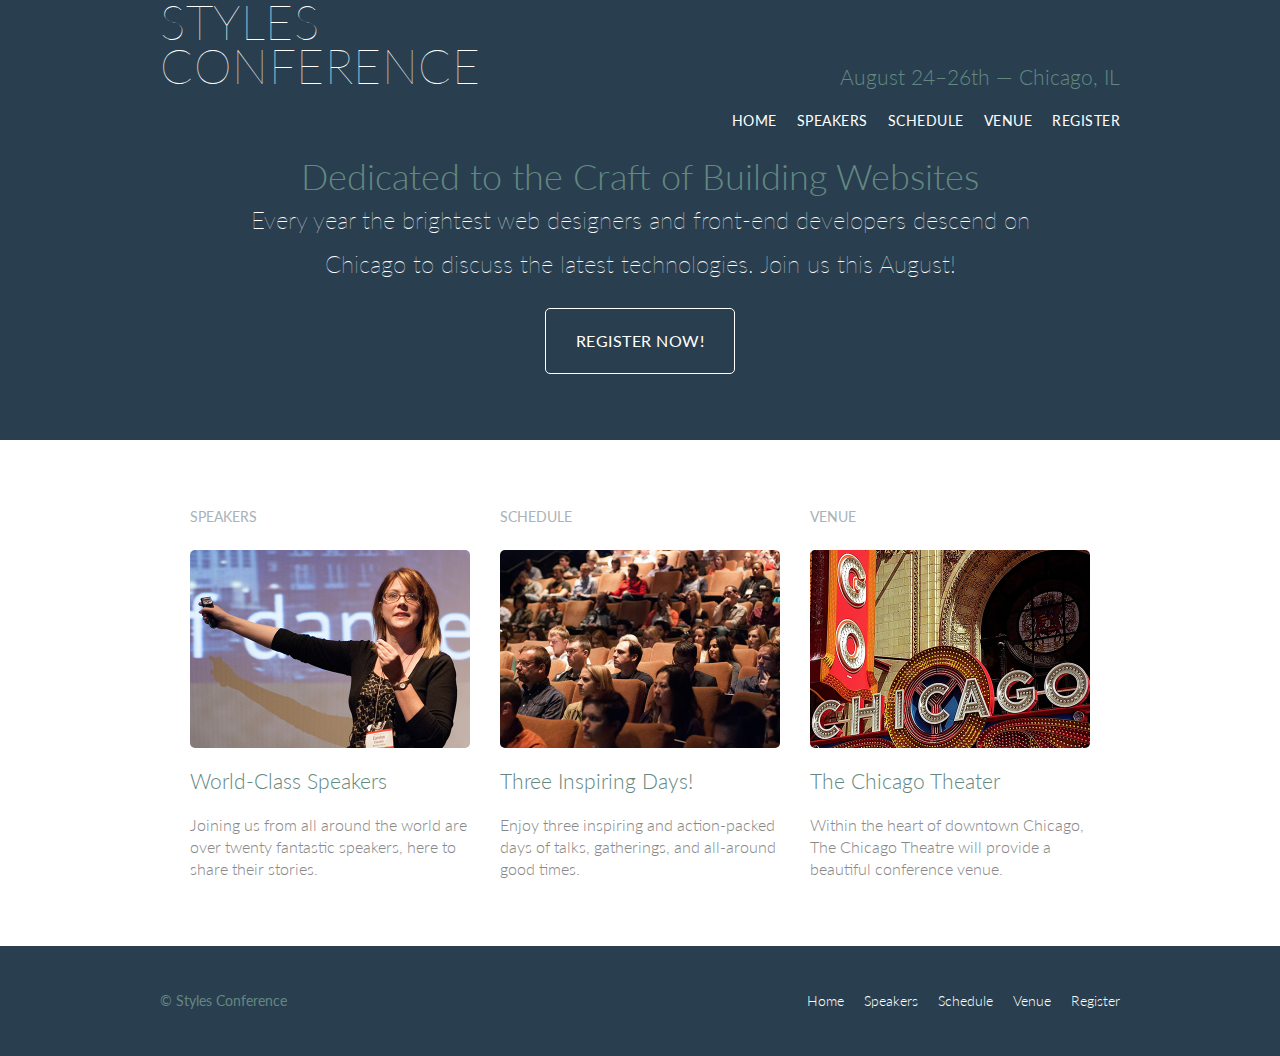
<file: index.html>
<!DOCTYPE html>
<html lang="en">
<head>
  <meta charset="UTF-8">
  <title>Styles Conference</title>
  <link rel="stylesheet" href="assets/main.css">
   <link href="https://fonts.googleapis.com/css?family=Lato:100,300,400" rel="stylesheet"> 
</head>
<body>
  <header class="primary-header container group">
      <h1 class = "logo"> 
        <a href="index.html">Styles <br>Conference </a>
      </h1>
    <h3 class="tagline">August 24&ndash;26th &mdash; Chicago, IL</h3>
    <nav class="nav primary-nav">
      <ul>
        <li><a href="index.html">Home</a></li><!-- 
        --><li><a href="speakers.html">Speakers</a></li><!-- 
        --><li><a href="schedule.html">Schedule</a></li><!-- 
        --><li><a href="venue.html">Venue</a></li><!-- 
        --><li><a href="register.html">Register</a></li>
      </ul>    
    </nav>
  </header>

  <section class="hero container">
    <h2>Dedicated to the Craft of Building Websites</h2>
      <p>
        Every year the brightest web designers and front-end developers descend on Chicago to discuss the latest technologies. Join us this August!
      </p>
       <a class="btn btn-alt" href="register.html">Register Now!</a>
  </section>

  <!-- Teasers -->
  <section class="row">
    <div class="grid">
      <section class="teaser col-1-3">
        <!--Speakers-->
        <h5>
            Speakers
        </h5>
        <a href="speakers.html">
          <img src="assets/images/home/speakers.jpg" alt="Professional Speaker">
          <h3>
            World-Class Speakers
          </h3>
        </a>
        <p>
          Joining us from all around the world are over twenty fantastic speakers, here to share their stories.
        </p>
      </section><!--
      Schedule
      --><section class="teaser col-1-3">
        <h5>Schedule</h5>
        <a href="schedule.html">
          <img src="assets/images/home/schedule.jpg" alt="Amazing Schedule">
          <h3>Three Inspiring Days!</h3>
        </a>
        <p>Enjoy three inspiring and action-packed days of talks, gatherings, and all-around good times.</p>
      </section><!--
      Venue
      --><section class="teaser col-1-3">
        <h5>Venue</h5>
        <a href="venue.html">
          <img src="assets/images/home/venue.jpg" alt="World Class Venue">
          <h3>The Chicago Theater</h3>
        </a>
        <p>Within the heart of downtown Chicago, The Chicago Theatre will provide a beautiful conference venue.</p>
      </section>
    </div>
  </section>
  
  <footer class="primary-footer container group">
    <small> &copy; Styles Conference </small>
    <nav class="nav">
      <ul>
        <li><a href="index.html">Home</a></li><!-- 
        --><li><a href="speakers.html">Speakers</a></li><!-- 
        --><li><a href="schedule.html">Schedule</a></li><!-- 
        --><li><a href="venue.html">Venue</a></li><!-- 
        --><li><a href="register.html">Register</a></li>
      </ul>  
    </nav>
  </footer>
</body>
</html>
</file>
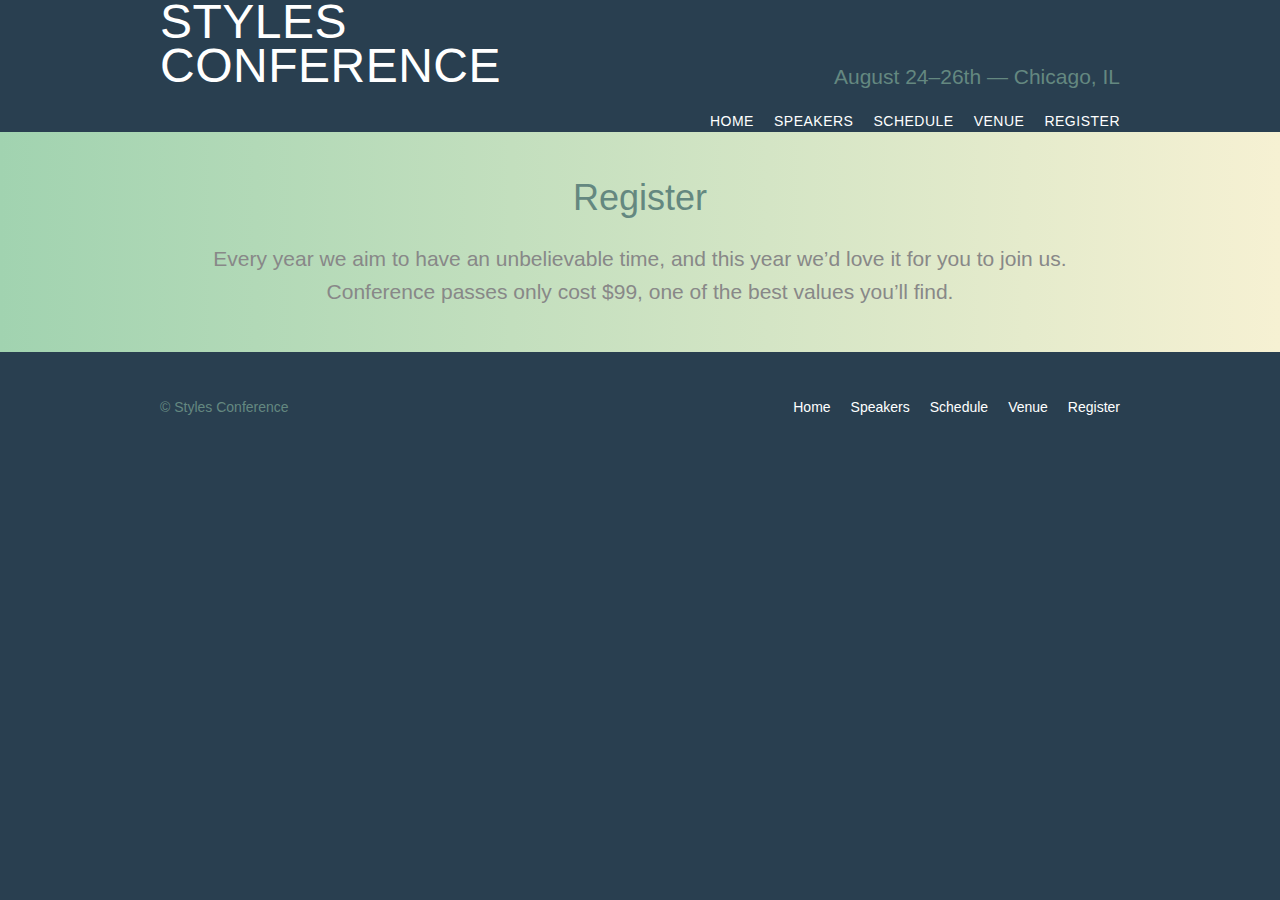
<file: register.html>
<!DOCTYPE html>
<html lang="en">
<head>
  <meta charset="UTF-8">
  <title>Styles Conference</title>
  <link rel="stylesheet" href="assets/main.css">
</head>
<body>
  <header class="primary-header container group">
    <h1 class="logo">
      <a href="index.html">Styles <br> Conference</a>
    </h1>

    <h3 class="tagline">August 24&ndash;26th &mdash; Chicago, IL</h3>

    <nav class="nav primary-nav">
     <ul>
        <li><a href="index.html">Home</a></li><!-- 
        --><li><a href="speakers.html">Speakers</a></li><!-- 
        --><li><a href="schedule.html">Schedule</a></li><!-- 
        --><li><a href="venue.html">Venue</a></li><!-- 
        --><li><a href="register.html">Register</a></li>
      </ul>  
    </nav>

  </header>
  
  <!-- Lead -->

  <section class="row-alt">
    <div class="lead container">

      <h1>Register</h1>

      <p>Every year we aim to have an unbelievable time, and this year we&#8217;d love it for you to join us. Conference passes only cost $99, one of the best values you&#8217;ll find.</p>

    </div>
  </section>

  <footer class="primary-footer container group">
    <small> &copy; Styles Conference </small>
    <nav class="nav">
      <ul>
        <li><a href="index.html">Home</a></li><!-- 
        --><li><a href="speakers.html">Speakers</a></li><!-- 
        --><li><a href="schedule.html">Schedule</a></li><!-- 
        --><li><a href="venue.html">Venue</a></li><!-- 
        --><li><a href="register.html">Register</a></li>
      </ul>  
    </nav>
  </footer>
</body>
</html>
</file>
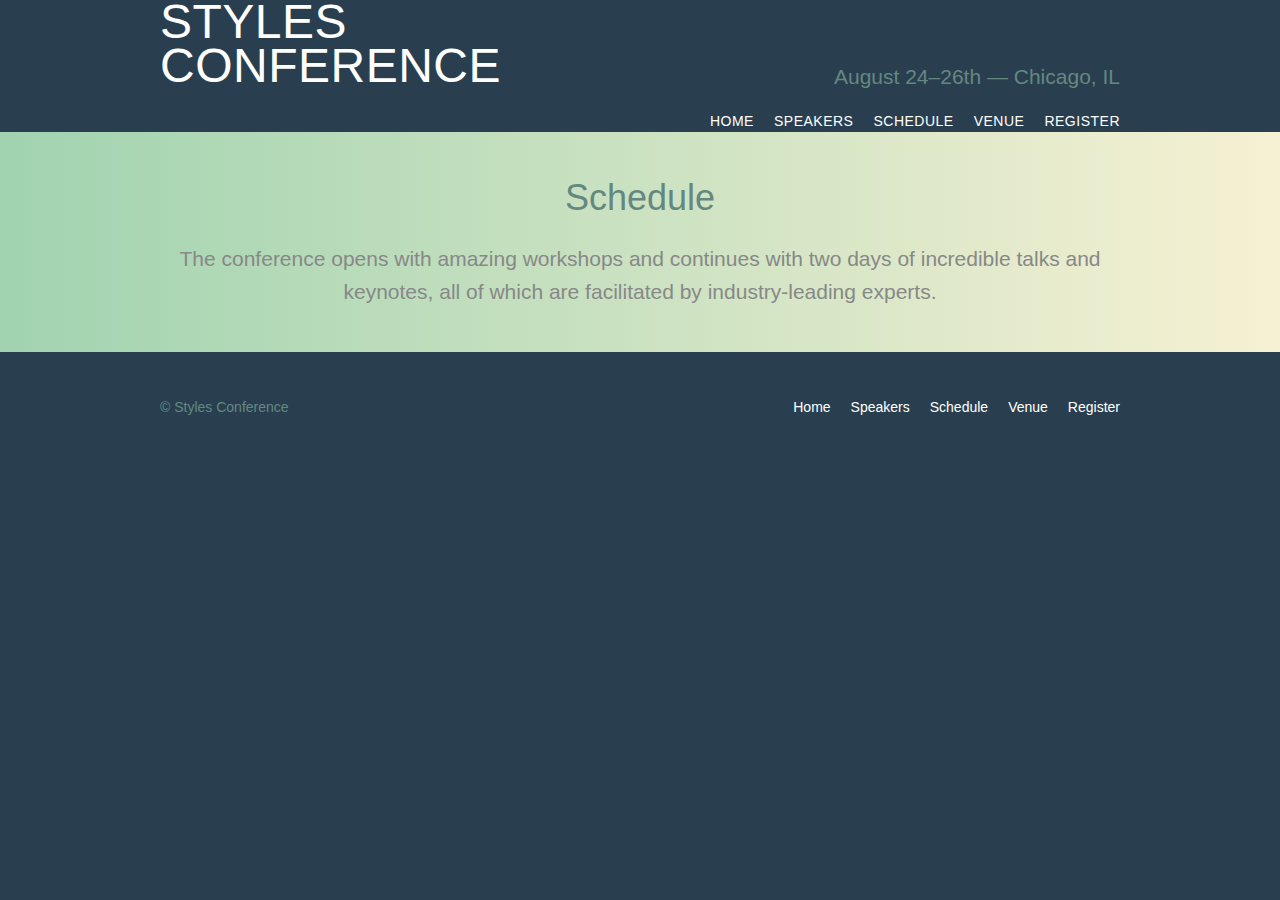
<file: schedule.html>
<!DOCTYPE html>
<html lang="en">
<head>
  <meta charset="UTF-8">
  <title>Styles Conference</title>
  <link rel="stylesheet" href="assets/main.css">
</head>
<body>
  <header class="primary-header container group">
    <h1 class="logo">
      <a href="index.html">Styles <br> Conference</a>
    </h1>

    <h3 class="tagline">August 24&ndash;26th &mdash; Chicago, IL</h3>
      <nav class="nav primary-nav">
        <ul>
        <li><a href="index.html">Home</a></li><!-- 
        --><li><a href="speakers.html">Speakers</a></li><!-- 
        --><li><a href="schedule.html">Schedule</a></li><!-- 
        --><li><a href="venue.html">Venue</a></li><!-- 
        --><li><a href="register.html">Register</a></li>
      </ul>  
  </header>

<!-- Lead -->

  <section class="row-alt">
    <div class="lead container">

      <h1>Schedule</h1>

      <p>The conference opens with amazing workshops and continues with two days of incredible talks and keynotes, all of which are facilitated by industry-leading experts.</p>

    </div>
  </section>

  <footer class="primary-footer container group">
    <small> &copy; Styles Conference </small>
    <nav class="nav">
      <ul>
        <li><a href="index.html">Home</a></li><!-- 
        --><li><a href="speakers.html">Speakers</a></li><!-- 
        --><li><a href="schedule.html">Schedule</a></li><!-- 
        --><li><a href="venue.html">Venue</a></li><!-- 
        --><li><a href="register.html">Register</a></li>
      </ul>  
    </nav>
  </footer>
</body>
</html>
</file>
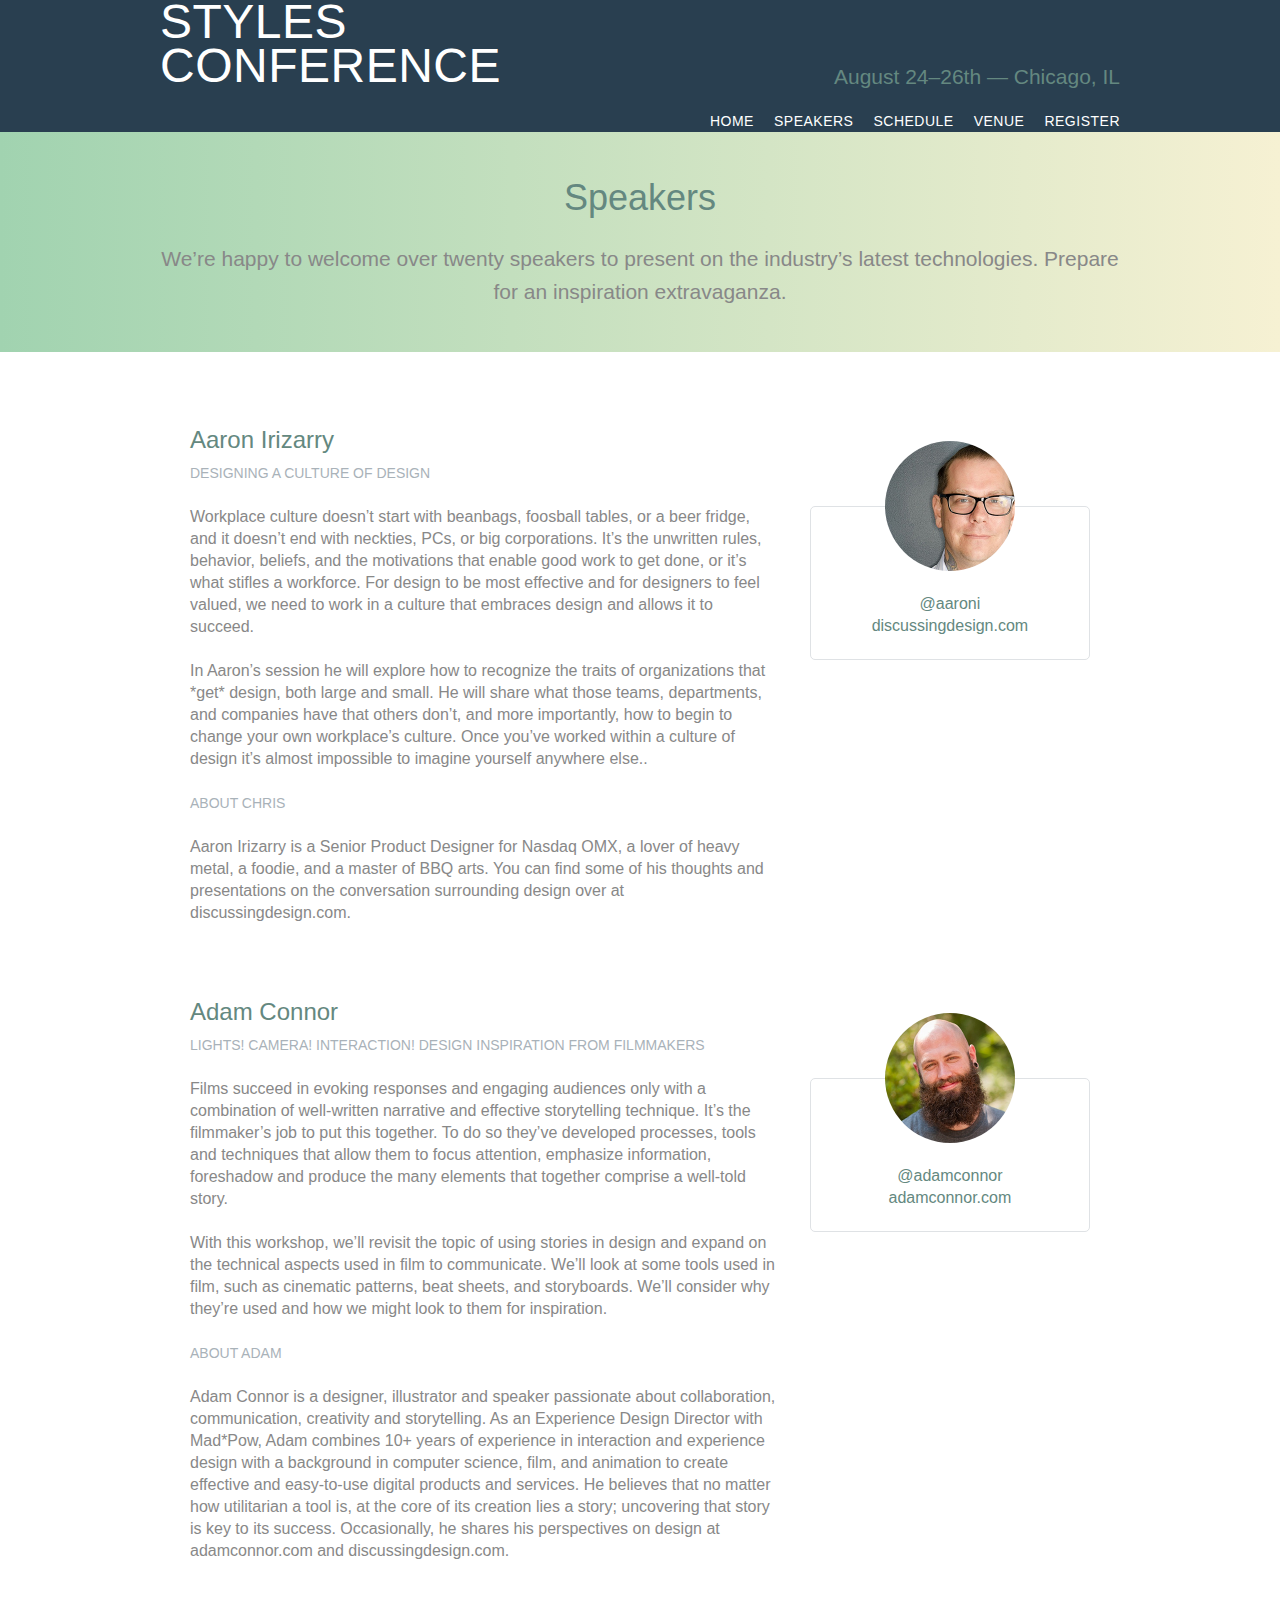
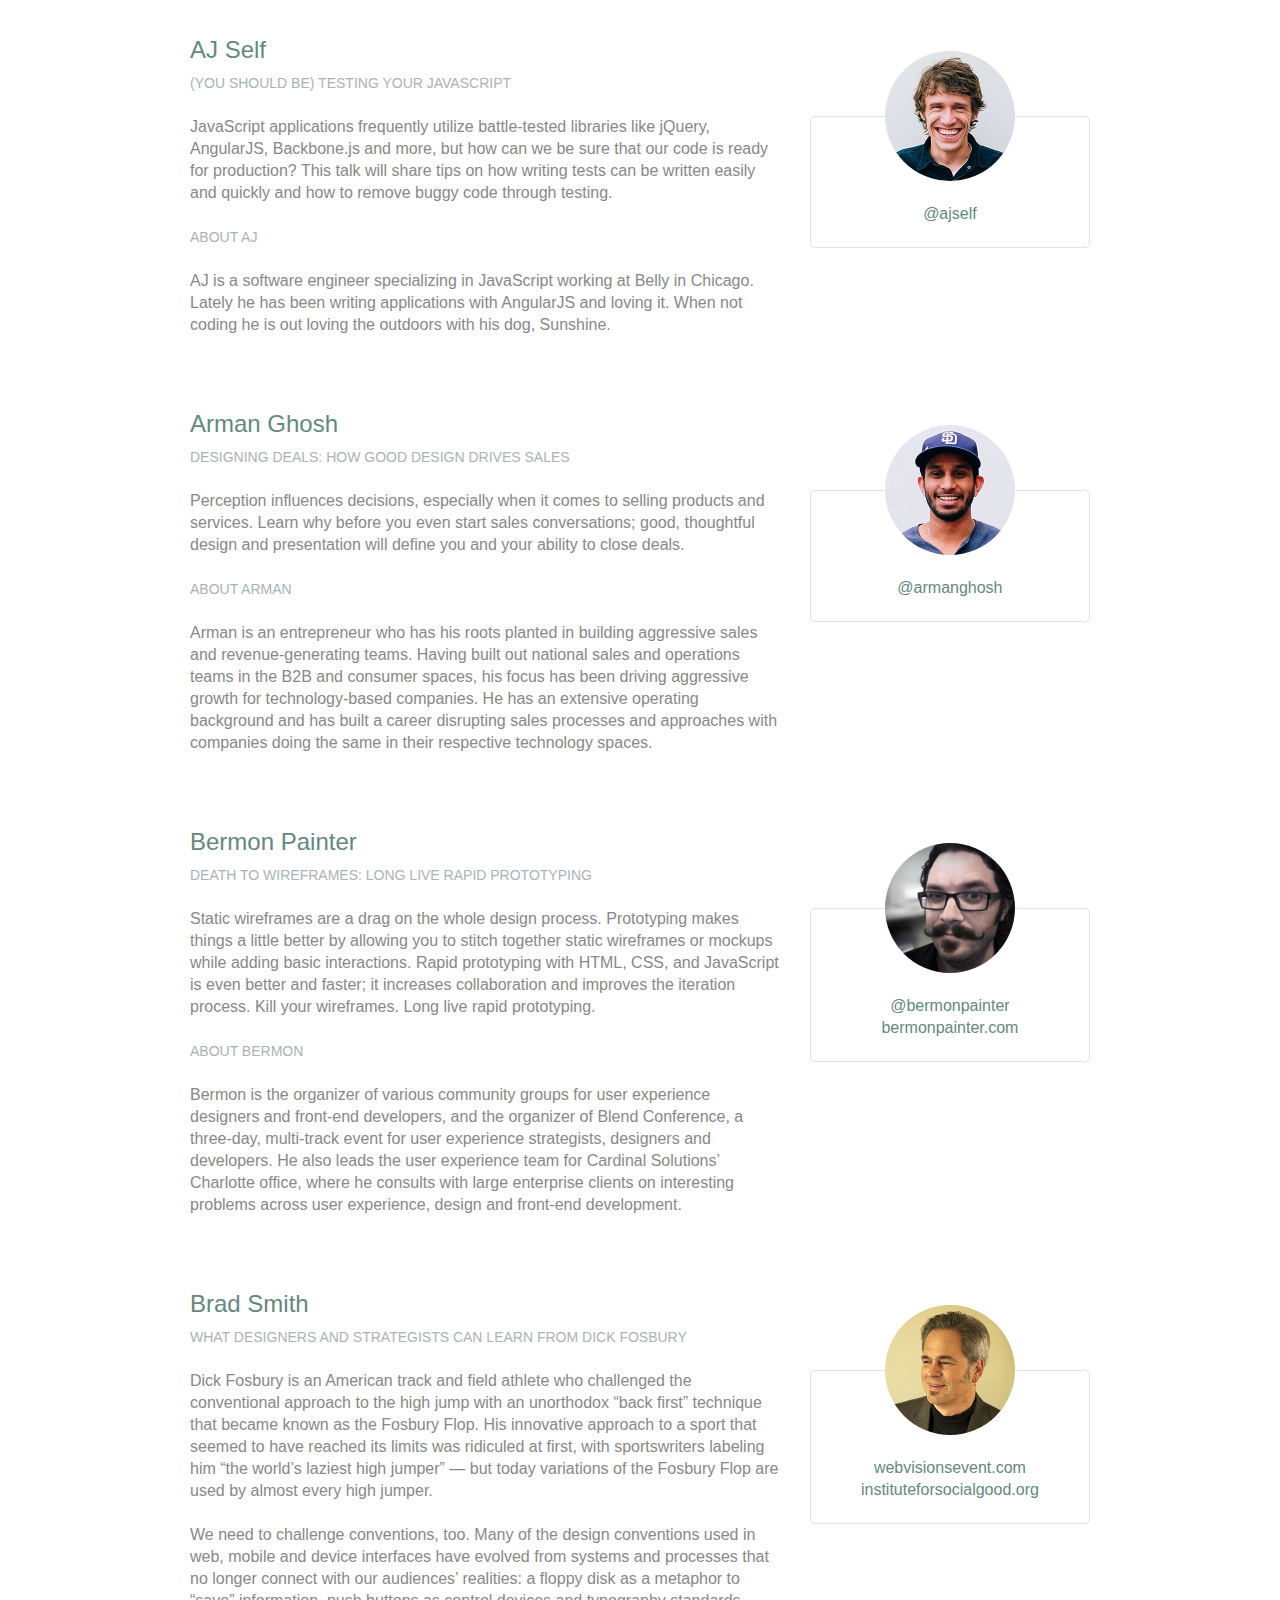
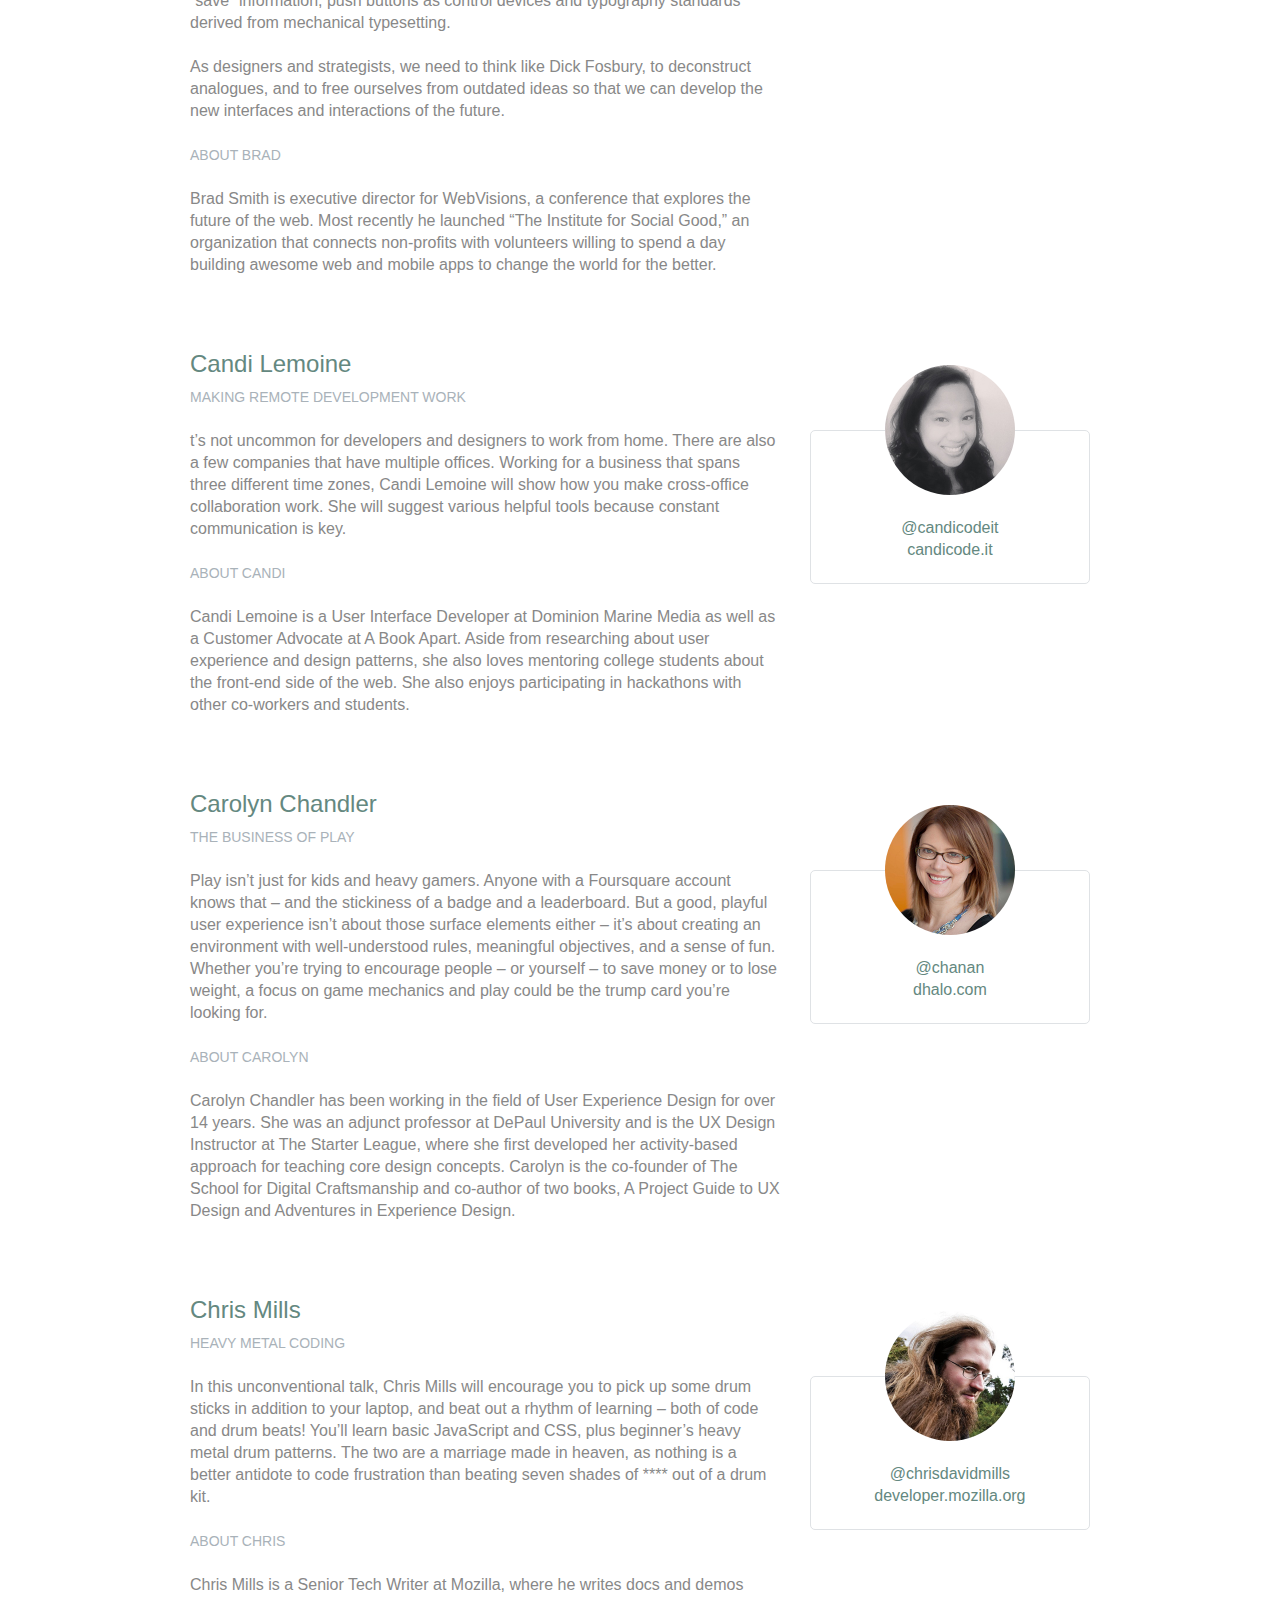
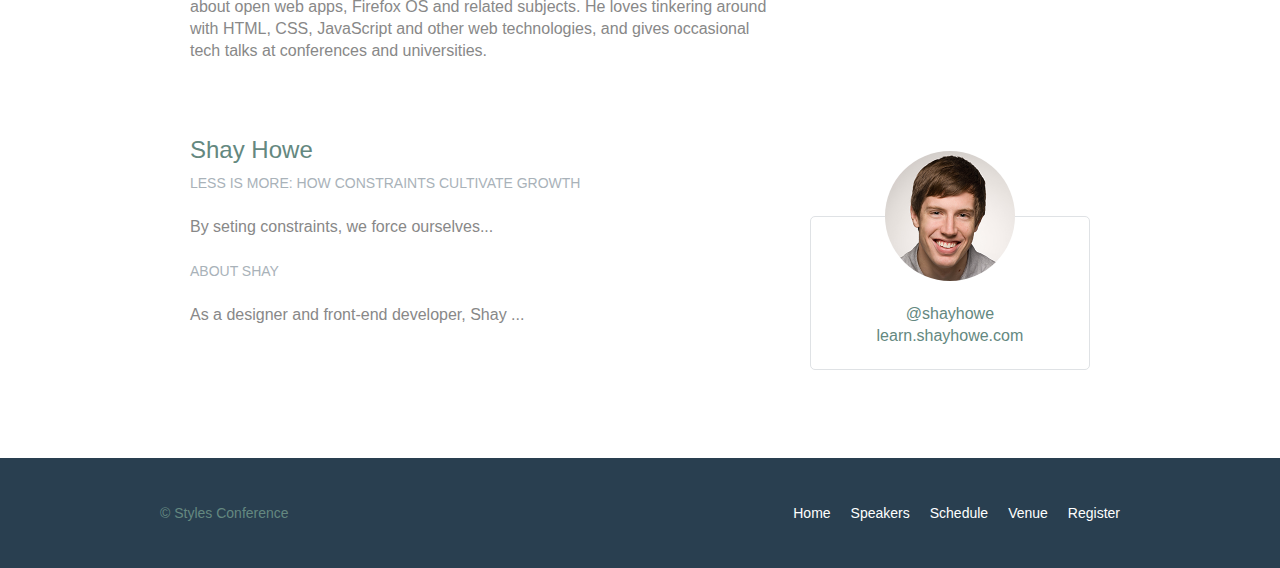
<file: speakers.html>
<!DOCTYPE html>
<html lang="en">
<head>
  <meta charset="UTF-8">
  <title>Styles Conference</title>
  <link rel="stylesheet" href="assets/main.css">
</head>
<body>
  <!-- Header -->

    <header class="primary-header container group">

      <h1 class="logo">
        <a href="index.html">Styles <br> Conference</a>
      </h1>

      <h3 class="tagline">August 24&ndash;26th &mdash; Chicago, IL</h3>

      <nav class="nav primary-nav">
        <ul>
        <li><a href="index.html">Home</a></li><!-- 
        --><li><a href="speakers.html">Speakers</a></li><!-- 
        --><li><a href="schedule.html">Schedule</a></li><!-- 
        --><li><a href="venue.html">Venue</a></li><!-- 
        --><li><a href="register.html">Register</a></li>
      </ul>  
      </nav>

    </header>

    <!-- Lead -->

    <section class="row-alt">
      <div class="lead container">

        <h1>Speakers</h1>

        <p>We&#8217;re happy to welcome over twenty speakers to present on the industry&#8217;s latest technologies. Prepare for an inspiration extravaganza.</p>

      </div>
    </section>

    <section class="row">
      <div class="grid">
        <section class="speaker" id="aaron-irizarry">
          <div class="col-2-3">
            <h2>Aaron Irizarry</h2>
            <h5>Designing a Culture of Design</h5>
            <p>Workplace culture doesn’t start with beanbags, foosball tables, or a beer fridge, and it doesn’t end with neckties, PCs, or big corporations. It’s the unwritten rules, behavior, beliefs, and the motivations that enable good work to get done, or it’s what stifles a workforce. For design to be most effective and for designers to feel valued, we need to work in a culture that embraces design and allows it to succeed.</p>
            <p>In Aaron’s session he will explore how to recognize the traits of organizations that *get* design, both large and small. He will share what those teams, departments, and companies have that others don’t, and more importantly, how to begin to change your own workplace’s culture. Once you’ve worked within a culture of design it’s almost impossible to imagine yourself anywhere else..</p>
            <h5>About Chris</h5>
            <p>Aaron Irizarry is a Senior Product Designer for Nasdaq OMX, a lover of heavy metal, a foodie, and a master of BBQ arts. You can find some of his thoughts and presentations on the conversation surrounding design over at discussingdesign.com.</p>
          </div><!--  
          --><aside class="col-1-3">
              <div class="speaker-info">
                <img src="assets/images/speakers/aaron-irizarry.jpg" alt="">
                <ul>
                  <li><a href="https://twitter.com/aaroni">@aaroni</a></li>
                  <li><a href="http://www.discussingdesign.com/">discussingdesign.com</a></li>
                </ul>
              </div>
            </aside>
        </section>
        <section class="speaker" id="adam-connor">
          <div class="col-2-3">
            <h2>Adam Connor</h2>
            <h5>Lights! Camera! Interaction! Design Inspiration from Filmmakers</h5>
            <p>Films succeed in evoking responses and engaging audiences only with a combination of well-written narrative and effective storytelling technique. It’s the filmmaker’s job to put this together. To do so they’ve developed processes, tools and techniques that allow them to focus attention, emphasize information, foreshadow and produce the many elements that together comprise a well-told story.</p>
            <p>With this workshop, we’ll revisit the topic of using stories in design and expand on the technical aspects used in film to communicate. We’ll look at some tools used in film, such as cinematic patterns, beat sheets, and storyboards. We’ll consider why they’re used and how we might look to them for inspiration.
</p>
            <h5>About Adam</h5>
            <p>Adam Connor is a designer, illustrator and speaker passionate about collaboration, communication, creativity and storytelling. As an Experience Design Director with Mad*Pow, Adam combines 10+ years of experience in interaction and experience design with a background in computer science, film, and animation to create effective and easy-to-use digital products and services. He believes that no matter how utilitarian a tool is, at the core of its creation lies a story; uncovering that story is key to its success. Occasionally, he shares his perspectives on design at adamconnor.com and discussingdesign.com.</p>
          </div><!--  
          --><aside class="col-1-3">
              <div class="speaker-info">
                <img src="assets/images/speakers/adam-connor.jpg" alt="">
                <ul>
                  <li><a href="https://twitter.com/adamconnor">@adamconnor</a></li>
                  <li><a href="http://adamconnor.com/">adamconnor.com</a></li>
                </ul>
              </div>
            </aside>
        </section>
        <section class="speaker" id="aj-self">
          <div class="col-2-3">
            <h2>AJ Self</h2>
            <h5>(You Should Be) Testing Your JavaScript</h5>
            <p>JavaScript applications frequently utilize battle-tested libraries like jQuery, AngularJS, Backbone.js and more, but how can we be sure that our code is ready for production? This talk will share tips on how writing tests can be written easily and quickly and how to remove buggy code through testing.</p>
            <h5>About AJ</h5>
            <p>AJ is a software engineer specializing in JavaScript working at Belly in Chicago. Lately he has been writing applications with AngularJS and loving it. When not coding he is out loving the outdoors with his dog, Sunshine.</p>
          </div><!--  
          --><aside class="col-1-3">
              <div class="speaker-info">
                <img src="assets/images/speakers/aj-self.jpg" alt="">
                <ul>
                  <li><a href="https://twitter.com/ajself">@ajself</a></li>
                </ul>
              </div>
            </aside>
        </section>
        <section class="speaker" id="arman-ghosh">
          <div class="col-2-3">
            <h2>Arman Ghosh</h2>
            <h5>Designing Deals: How Good Design Drives Sales</h5>
            <p>Perception influences decisions, especially when it comes to selling products and services. Learn why before you even start sales conversations; good, thoughtful design and presentation will define you and your ability to close deals.</p>
            <h5>About Arman</h5>
            <p>Arman is an entrepreneur who has his roots planted in building aggressive sales and revenue-generating teams. Having built out national sales and operations teams in the B2B and consumer spaces, his focus has been driving aggressive growth for technology-based companies. He has an extensive operating background and has built a career disrupting sales processes and approaches with companies doing the same in their respective technology spaces.</p>
          </div><!--  
          --><aside class="col-1-3">
              <div class="speaker-info">
                <img src="assets/images/speakers/arman-ghosh.jpg" alt="">
                <ul>
                  <li><a href="https://twitter.com/armanghosh">@armanghosh</a></li>
                </ul>
              </div>
            </aside>
        </section>
        <section class="speaker" id="bermon-painter">
          <div class="col-2-3">
            <h2>Bermon Painter</h2>
            <h5>Death to Wireframes: Long Live Rapid Prototyping</h5>
            <p>Static wireframes are a drag on the whole design process. Prototyping makes things a little better by allowing you to stitch together static wireframes or mockups while adding basic interactions. Rapid prototyping with HTML, CSS, and JavaScript is even better and faster; it increases collaboration and improves the iteration process. Kill your wireframes. Long live rapid prototyping.</p>
            <h5>About Bermon</h5>
            <p>Bermon is the organizer of various community groups for user experience designers and front-end developers, and the organizer of Blend Conference, a three-day, multi-track event for user experience strategists, designers and developers. He also leads the user experience team for Cardinal Solutions’ Charlotte office, where he consults with large enterprise clients on interesting problems across user experience, design and front-end development.</p>
          </div><!--  
          --><aside class="col-1-3">
              <div class="speaker-info">
                <img src="assets/images/speakers/bermon-painter.jpg" alt="">
                <ul>
                  <li><a href="https://twitter.com/bermonpainter">@bermonpainter</a></li>
                  <li><a href="http://bermonpainter.com/">bermonpainter.com</a></li>
                </ul>
              </div>
            </aside>
        </section>
        <section class="speaker" id="brad-smith">
          <div class="col-2-3">
            <h2>Brad Smith</h2>
            <h5>What Designers and Strategists Can Learn from Dick Fosbury</h5>
            <p>Dick Fosbury is an American track and field athlete who challenged the conventional approach to the high jump with an unorthodox “back first” technique that became known as the Fosbury Flop. His innovative approach to a sport that seemed to have reached its limits was ridiculed at first, with sportswriters labeling him “the world’s laziest high jumper” — but today variations of the Fosbury Flop are used by almost every high jumper.</p>
            <p>We need to challenge conventions, too. Many of the design conventions used in web, mobile and device interfaces have evolved from systems and processes that no longer connect with our audiences’ realities: a floppy disk as a metaphor to “save” information, push buttons as control devices and typography standards derived from mechanical typesetting.</p>
            <p>As designers and strategists, we need to think like Dick Fosbury, to deconstruct analogues, and to free ourselves from outdated ideas so that we can develop the new interfaces and interactions of the future.</p>
            <h5>About Brad</h5>
            <p>Brad Smith is executive director for WebVisions, a conference that explores the future of the web. Most recently he launched “The Institute for Social Good,” an organization that connects non-profits with volunteers willing to spend a day building awesome web and mobile apps to change the world for the better.</p>
          </div><!--  
          --><aside class="col-1-3">
              <div class="speaker-info">
                <img src="assets/images/speakers/brad-smith.jpg" alt="">
                <ul>
                  <li><a href="http://www.webvisionsevent.com/">webvisionsevent.com</a></li>
                  <li><a href="http://www.instituteforsocialgood.org/">instituteforsocialgood.org</a></li>
                </ul>
              </div>
            </aside>
        </section>
          <section class="speaker" id="candi-lemoine">
          <div class="col-2-3">
            <h2>Candi Lemoine</h2>
            <h5>Making Remote Development Work</h5>
            <p>t’s not uncommon for developers and designers to work from home. There are also a few companies that have multiple offices. Working for a business that spans three different time zones, Candi Lemoine will show how you make cross-office collaboration work. She will suggest various helpful tools because constant communication is key.</p>
            <h5>About Candi</h5>
            <p>Candi Lemoine is a User Interface Developer at Dominion Marine Media as well as a Customer Advocate at A Book Apart. Aside from researching about user experience and design patterns, she also loves mentoring college students about the front-end side of the web. She also enjoys participating in hackathons with other co-workers and students.</p>
          </div><!--  
          --><aside class="col-1-3">
              <div class="speaker-info">
                <img src="assets/images/speakers/candi-lemoine.jpg" alt="">
                <ul>
                  <li><a href="https://twitter.com/candicodeit">@candicodeit</a></li>
                  <li><a href="http://candicode.it/">candicode.it</a></li>
                </ul>
              </div>
            </aside>
        </section>
          <section class="speaker" id="carolyn-chandler">
          <div class="col-2-3">
            <h2>Carolyn Chandler</h2>
            <h5>The Business of Play</h5>
            <p>Play isn’t just for kids and heavy gamers. Anyone with a Foursquare account knows that – and the stickiness of a badge and a leaderboard. But a good, playful user experience isn’t about those surface elements either – it’s about creating an environment with well-understood rules, meaningful objectives, and a sense of fun. Whether you’re trying to encourage people – or yourself – to save money or to lose weight, a focus on game mechanics and play could be the trump card you’re looking for.</p>
            <h5>About Carolyn</h5>
            <p>Carolyn Chandler has been working in the field of User Experience Design for over 14 years. She was an adjunct professor at DePaul University and is the UX Design Instructor at The Starter League, where she first developed her activity-based approach for teaching core design concepts. Carolyn is the co-founder of The School for Digital Craftsmanship and co-author of two books, A Project Guide to UX Design and Adventures in Experience Design.</p>
          </div><!--  
          --><aside class="col-1-3">
              <div class="speaker-info">
                <img src="assets/images/speakers/carolyn-chandler.jpg" alt="">
                <ul>
                  <li><a href="https://twitter.com/chanan">@chanan</a></li>
                  <li><a href="http://www.dhalo.com/">dhalo.com</a></li>
                </ul>
              </div>
            </aside>
        </section>
        <section class="speaker" id="chris-mills">
          <div class="col-2-3">
            <h2>Chris Mills</h2>
            <h5>Heavy Metal Coding</h5>
            <p>In this unconventional talk, Chris Mills will encourage you to pick up some drum sticks in addition to your laptop, and beat out a rhythm of learning – both of code and drum beats! You’ll learn basic JavaScript and CSS, plus beginner’s heavy metal drum patterns. The two are a marriage made in heaven, as nothing is a better antidote to code frustration than beating seven shades of **** out of a drum kit.</p>
            <h5>About Chris</h5>
            <p>Chris Mills is a Senior Tech Writer at Mozilla, where he writes docs and demos about open web apps, Firefox OS and related subjects. He loves tinkering around with HTML, CSS, JavaScript and other web technologies, and gives occasional tech talks at conferences and universities.</p>
          </div><!--  
          --><aside class="col-1-3">
              <div class="speaker-info">
                <img src="assets/images/speakers/chris-mills.jpg" alt="">
                <ul>
                  <li><a href="https://twitter.com/chrisdavidmills">@chrisdavidmills</a></li>
                  <li><a href="https://developer.mozilla.org/">developer.mozilla.org</a></li>
                </ul>
              </div>
            </aside>
        </section>
        <section class="speaker" id="shay-howe">
          <div class="col-2-3">
            <h2>Shay Howe</h2>
            <h5>Less Is More: How Constraints Cultivate Growth</h5>
            <p>By seting constraints, we force ourselves...</p>
            <h5>About Shay</h5>
            <p>As a designer and front-end developer, Shay ...</p>
          </div><!--  
          --><aside class="col-1-3">
              <div class="speaker-info">
                <img src="assets/images/speakers/shay-howe.jpg" alt="">
                <ul>
                  <li><a href="https://twitter.com/shayhowe">@shayhowe</a></li>
                  <li><a href="http://learn.shayhowe.com/">learn.shayhowe.com</a></li>
                </ul>
              </div>
            </aside>
        </section>
      </div>
    </section>

    <footer class="primary-footer container group">
      <small> &copy; Styles Conference </small>
      <nav class="nav">
        <ul>
        <li><a href="index.html">Home</a></li><!-- 
        --><li><a href="speakers.html">Speakers</a></li><!-- 
        --><li><a href="schedule.html">Schedule</a></li><!-- 
        --><li><a href="venue.html">Venue</a></li><!-- 
        --><li><a href="register.html">Register</a></li>
      </ul>  
      </nav>
    </footer>
</body>
</html>
</file>
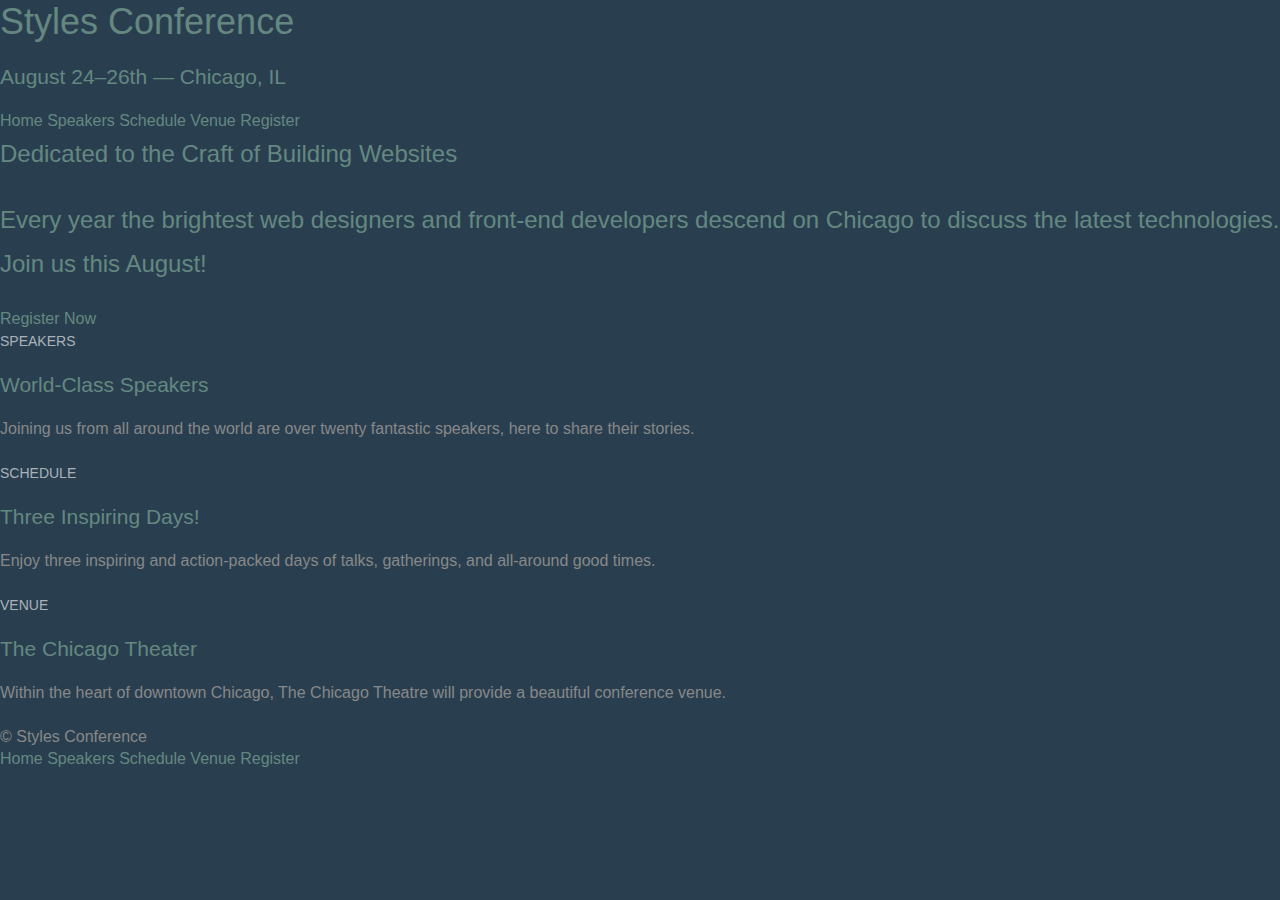
<file: Styles Conference.html>
<!DOCTYPE html>
<html lang="en">
<head>
  <meta charset="UTF-8">
  <title>Styles Conference</title>
  <link rel="stylesheet" href="assets/main.css">
</head>
<body>
  <header>
    <h1> <a href="index.html">Styles Conference </a></h1>
    <h3>August 24&ndash;26th &mdash; Chicago, IL</h3>
    <nav>
      <a href="index.html">Home</a>
      <a href="speakers.html">Speakers</a>
      <a href="schedule.html">Schedule</a>
      <a href="venue.html">Venue</a>
      <a href="register.html">Register</a>
    </nav>
  </header>
  <section>
    <h2>
      <p>Dedicated to the Craft of Building Websites</p>
      <p>
        Every year the brightest web designers and front-end developers descend on Chicago to discuss the latest technologies. Join us this August!
      </p>
    </h2>
    <section>
      <section>
        <a href="Register.html">Register Now</a>
        <a href="Speakers.html">
          <h5>
            Speakers
          </h5>
          <h3>
            World-Class Speakers
          </h3>
        </a>
        <p>
          Joining us from all around the world are over twenty fantastic speakers, here to share their stories.
        </p>
        <a href="Schedule.html">
          <h5>Schedule</h5>
          <h3>Three Inspiring Days!</h3>
        </a>
        <p>Enjoy three inspiring and action-packed days of talks, gatherings, and all-around good times.</p>
        <a href="Venue.html">
        <h5>Venue</h5>
        <h3>The Chicago Theater</h3>
        </a>
        <p>Within the heart of downtown Chicago, The Chicago Theatre will provide a beautiful conference venue.</p>
      </section>
    </section>
  </section>
  <footer>
    <small> &copy; Styles Conference </small>
    <nav>
      <a href="index.html">Home</a>
      <a href="Speakers.html">Speakers</a>
      <a href="Schedule.html">Schedule</a>
      <a href="Venue.html">Venue</a>
      <a href="Register.html">Register</a>
    </nav>
  </footer>
</body>
</html>
</file>
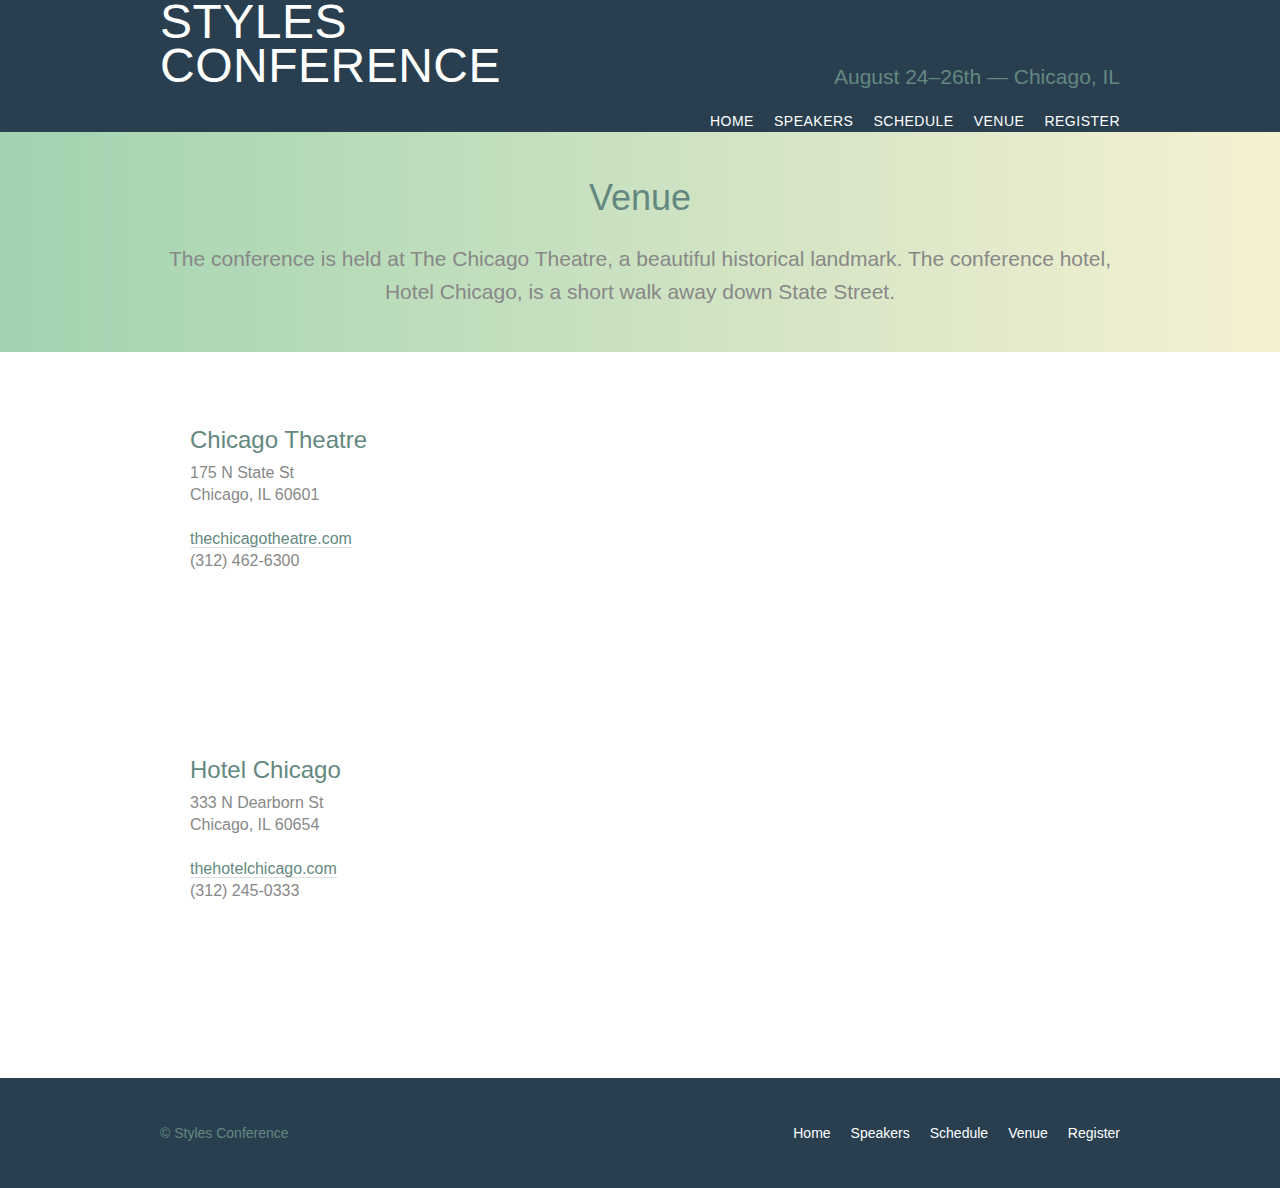
<file: venue.html>
<!DOCTYPE html>
<html lang="en">
<head>
  <meta charset="UTF-8">
  <title>Styles Conference</title>
  <link rel="stylesheet" href="assets/main.css">
</head>
<body>
  <header class="primary-header container group">
    <h1 class="logo">
      <a href="index.html">Styles <br> Conference</a>
    </h1>

    <h3 class="tagline">August 24&ndash;26th &mdash; Chicago, IL</h3>

    <nav class="nav primary-nav">
      <ul>
        <li><a href="index.html">Home</a></li><!-- 
        --><li><a href="speakers.html">Speakers</a></li><!-- 
        --><li><a href="schedule.html">Schedule</a></li><!-- 
        --><li><a href="venue.html">Venue</a></li><!-- 
        --><li><a href="register.html">Register</a></li>
      </ul>  
    </nav>
  </header>

  <!-- Lead -->

  <section class="row-alt">
    <div class="lead container">

      <h1>Venue</h1>

      <p>The conference is held at The Chicago Theatre, a beautiful historical landmark. The conference hotel, Hotel Chicago, is a short walk away down State Street.</p>

    </div>
  </section>

  <section class="row">
    <div class="grid">
      <section class="venue-theatre">
        <div class="col-1-3">
          <h2>Chicago Theatre</h2>
            <p>175 N State St <br> Chicago, IL 60601</p>
            <p><a href="http://www.thechicagotheatre.com/">thechicagotheatre.com</a><br>(312) 462-6300</p>
        </div><!--
     --><iframe class="venue-map col-2-3" src="https://www.google.com/maps/embed?pb=!1m5!3m3!1m2!1s0x880e2ca55810a493%3A0x4700ddf60fcbfad6!2schicago+theatre!5e0!3m2!1sen!2sus!4v1388701393606"></iframe>
      </section>
      <section class="venue-hotel">
        <div class="col-1-3">
          <h2>Hotel Chicago</h2>
            <p>333 N Dearborn St <br> Chicago, IL 60654</p>
            <p><a href="http://www.thehotelchicago.com/">thehotelchicago.com</a><br>(312) 245-0333</p>
        </div><!--
     --><iframe class="venue-map col-2-3" src="https://www.google.com/maps/embed?pb=!1m5!3m3!1m2!1s0x880e2cb1da049173%3A0xa5c91d255a775f0b!2sHotel+Sax+Chicago%2C+North+Dearborn+Street%2C+Chicago%2C+IL!5e0!3m2!1sen!2sus!4v1388702493978"></iframe>
      </section>
    </div>
  </section>

  <footer class="primary-footer container group">
    <small> &copy; Styles Conference </small>
    <nav class="nav">
      <ul>
        <li><a href="index.html">Home</a></li><!-- 
        --><li><a href="speakers.html">Speakers</a></li><!-- 
        --><li><a href="schedule.html">Schedule</a></li><!-- 
        --><li><a href="venue.html">Venue</a></li><!-- 
        --><li><a href="register.html">Register</a></li>
      </ul>  
    </nav>
  </footer>
</body>
</html>
</file>
<file: assets/main.css>
/* http://meyerweb.com/eric/tools/css/reset/ 2. v2.0 | 20110126
  License: none (public domain)
*/

html, body, div, span, applet, object, iframe,
h1, h2, h3, h4, h5, h6, p, blockquote, pre,
a, abbr, acronym, address, big, cite, code,
del, dfn, em, img, ins, kbd, q, s, samp,
small, strike, strong, sub, sup, tt, var,
b, u, i, center,
dl, dt, dd, ol, ul, li,
fieldset, form, label, legend,
table, caption, tbody, tfoot, thead, tr, th, td,
article, aside, canvas, details, embed,
figure, figcaption, footer, header, hgroup,
menu, nav, output, ruby, section, summary,
time, mark, audio, video {
  margin: 0;
  padding: 0;
  border: 0;
  font-size: 100%;
  font: inherit;
  vertical-align: baseline;
}
/* HTML5 display-role reset for older browsers */
article, aside, details, figcaption, figure,
footer, header, hgroup, menu, nav, section {
  display: block;
}
body {
  line-height: 1;
}
ol, ul {
  list-style: none;
}
blockquote, q {
  quotes: none;
}
blockquote:before, blockquote:after,
q:before, q:after {
  content: '';
  content: none;
}
table {
  border-collapse: collapse;
  border-spacing: 0;
}
  

/*
  ========================================
  Custom styles
  ========================================
*/

  body {
    background: #293f50;
    color: #888;
    font: 300 16px/22px "Lato", "Open Sans", "Helvetica Neue", Helvetica, Arial, sans-serif;
  }

  


/*
  ========================================
  Grid
  ========================================
*/

*,
*:before,
*:after {
  -webkit-box-sizing: border-box;
     -moz-box-sizing: border-box;
          box-sizing: border-box;
}

.container,
.grid {
  width: 960px;
  margin: 0 auto;
}

.container {
  left-padding: 30px;
  right-padding: 30px;
}
/*
  ========================================
  Clearfix
  ========================================
*/
.group:before,
.group:after {
  content: "";
  display: table;
}

.group:after {
  clear: both;
}

.group {
  clear: both;
  *zoom: 1;
}
/*
  ========================================
  Typography
  ========================================
*/

h1, h3, h4, h5, p {
  margin-bottom: 22px;
}

h1, h2, h3, h4 {
    color: #648880;
  }

  h1 {
    font-size: 36px;
    line-height: 44px;
  }

  h2 {
    font-size: 24px;
    line-height: 44px;
  }

   h3 {
    font-size: 21px;
  }

  h4 {
    font-size: 18px;
  }

  h5 {
    font-weight: 400;
    font-size: 14px;
    color: #a9b2b9;
    text-transform: uppercase;
  }

  strong{
    font-weight: 400;
  }

  cite, em {
    font-style: italic;
  }

  /*
  ========================================
  Links
  ========================================
*/

a {
  color: #648880;
  text-decoration: none;
}

a:hover {
  color: #a9b2b9;
}

p a {
  border-bottom: 1px solid #dfe2e5;
}

/*
  ========================================
  Buttons
  ========================================
*/

.btn {
  border-radius: 5px;
  margin: 0;
  display: inline-block;
}

.btn-alt {
   border: 1px solid #dfe2e5;
   padding: 10px 30px;
}

/*
  ========================================
  Home
  ========================================
*/

.hero {
  color: #fff;
  line-height: 44px;
  padding: 22px 80px 66px 80px;
  text-align: center;
}

.hero h2 {
  font-size: 36px;
}

.hero p {
  font-size: 24px;
  font-weight: 100;
}

.col-1-3 {
  width: 33.33%;
}

.col-2-3 {
  width: 66.66%;
}

.col-1-3,
.col-2-3 {
  display: inline-block;
  vertical-align: top;
}

.grid,
.col-1-3,
.col-2-3 {
  padding-left: 15px;
  padding-right: 15px;

}

.teaser img{
  border-radius: 5px;
  display: block;
  margin-bottom: 22px;
  max-width: 100%;
  
}

.teaser a:hover h3 {
  color: #a9b2b9;
}

.btn {
  border-radius: 5px;
  color: #fff;
  cursor: pointer;
  display: inline-block;
  font-weight: 400;
  letter-spacing: .5px;
  margin: 0;
  text-transform: uppercase;
}

.btn-alt {
 border: 1px solid #fff;
 padding: 10px 30px;
}

.btn-alt:hover {
  background: #fff;
  color: #648880;
}

/*
  ========================================
  Primary header
  ========================================
*/

.logo {
  float: left;
  border-top: 4px solid #648880
  padding: 40px 0 22px 0;
  font-size: 48px;
  line-height: 44px;
  font-weight: 100;
  text-transform: uppercase;
  letter-spacing: .5px;
}

.tagline {
  margin: 66px 0 22px 0;
  text-align: right;
}

.primary-nav {
  font-size: 14px;
  font-weight: 400;
  letter-spacing: .5px;
  text-transform: uppercase;
}

.primary-header a,
.primary-footer a {
  color: #fff;
}

.primary-header a:hover,
.primary-footer a:hover {
  color: #648880;
}

/*
  ========================================
  Navigation
  ========================================
*/

.nav {
  text-align: right;
}

.nav li {
  display: inline-block;
  margin: 0 10px;
  vertical-align: top;
}

.nav li:last-child {
  margin-right: 0;
}
/*
  ========================================
  Leads
  ========================================
*/

.lead {
  text-align: center;
}
.lead p {
  font-size: 21px;
  line-height: 33px;
}



/*
  ========================================
  Primary footer
  ========================================
*/

.primary-footer small {
  float: left;
  font-weight: 400;
}

.primary-footer {
  font-size: 14px;
  padding-bottom: 44px;
  padding-top: 44px;
  color: #648880;

}

/*
  ========================================
  Rows
  ========================================
*/
.row,
.row-alt {
  min-width: 960px;
}

.row {
  background: #fff;
  padding: 66px 0 44px 0;
}

.row-alt {
  background: #cbe2c1;
  background: -webkit-linear-gradient(to right, #a1d3b0, #f6f1d3);
  background: -moz-linear-gradient(to right, #a1d3b0, #f6f1d3);
  background: linear-gradient(to right, #a1d3b0, #f6f1d3);
  padding: 44px 0 22px 0;
}

/*
  ========================================
  Speakers
  ========================================
*/
  
.speaker-info {
  border: 1px solid #dfe2e5;
  border-radius: 5px;
  margin-top: 88px;
  padding-bottom: 22px;
  text-align: center;
}

.speaker {
  margin-bottom: 44px;
}

.speaker-info img {
  vertical-align: top;
  border-radius: 50%;
  height: 130px;
  margin: -66px 0 22px 0;
}

/*
  ========================================
  Venue
  ========================================
*/

.venue-theatre{
  margin-bottom: 66px;
}

.venue-hotel{
  margin-bottom: 22px;
}
.venue-map{
  height: 264px;
}
</file>
